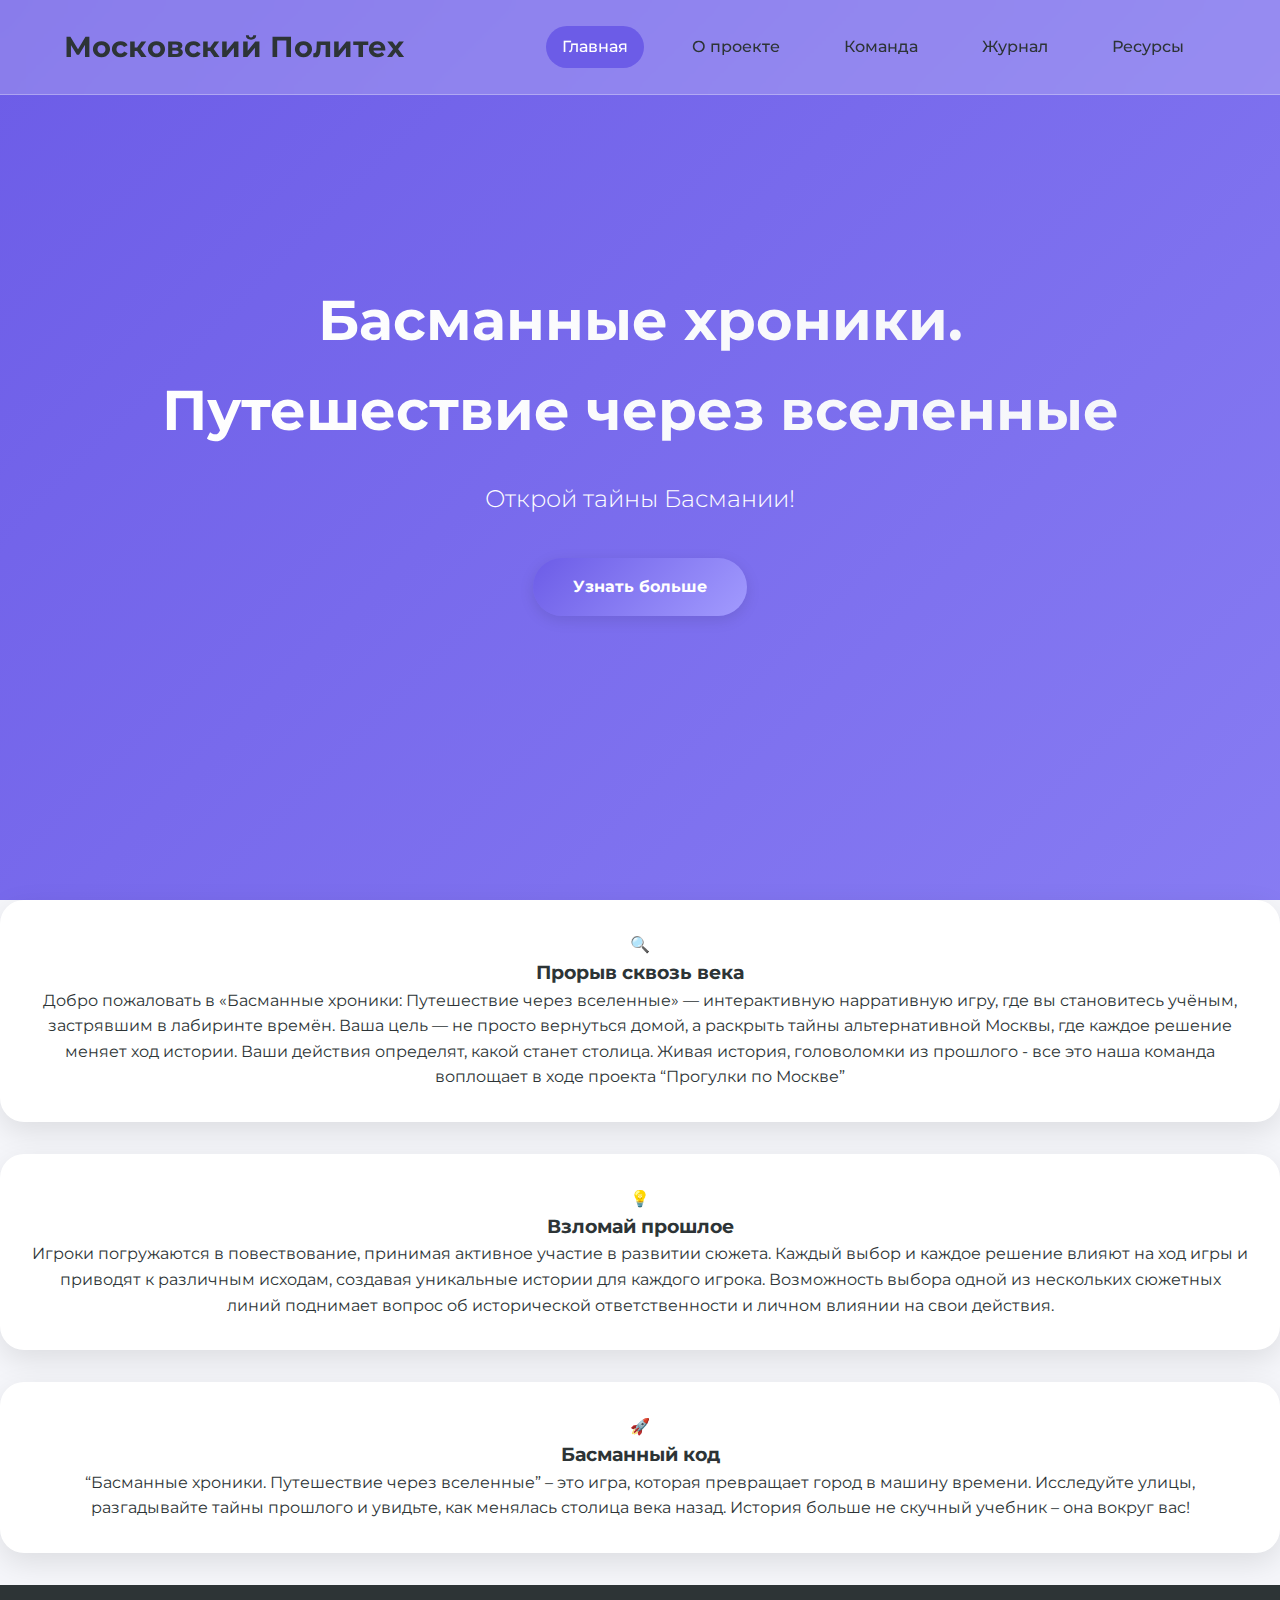
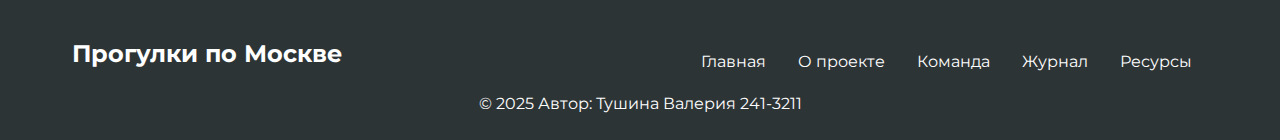
<file: site/index.html>
<!DOCTYPE html>
<html lang="ru">
<head>
    <meta charset="UTF-8">
    <meta name="viewport" content="width=device-width, initial-scale=1.0">
    <title>Басманные хроники. Путешествие через вселенные</title>
    <link rel="stylesheet" href="css/style.css">
    <link rel="stylesheet" href="css/animations.css">
    <link href="https://fonts.googleapis.com/css2?family=Montserrat:wght@400;700&family=Roboto:wght@300;400&display=swap" rel="stylesheet">
</head>
<body>
    <div class="particles" id="particles-js"></div>
    
    <header class="glass-effect">
        <div class="logo">Московский Политех</div>
        <nav>
            <a href="index.html" class="nav-link active">Главная</a>
            <a href="about.html" class="nav-link">О проекте</a>
            <a href="team.html" class="nav-link">Команда</a>
            <a href="journal.html" class="nav-link">Журнал</a>
            <a href="resources.html" class="nav-link">Ресурсы</a>
        </nav>
    </header>

    <main>
        <section class="hero">
            <h1 class="title-gradient">Басманные хроники. Путешествие через вселенные</h1>
            <p class="subtitle">Открой тайны Басмании!</p>
            <a href="#about" class="cta-button">Узнать больше</a>
        </section>

        <section id="about" class="features">
            <div class="feature-card">
                <div class="icon">🔍</div>
                <h3>Прорыв сквозь века</h3>
                <p>Добро пожаловать в «Басманные хроники: Путешествие через вселенные» — интерактивную нарративную игру, где вы становитесь учёным, застрявшим в лабиринте времён. Ваша цель — не просто вернуться домой, а раскрыть тайны альтернативной Москвы, где каждое решение меняет ход истории. Ваши действия определят, какой станет столица. Живая история, головоломки из прошлого - все это наша команда воплощает в ходе проекта “Прогулки по Москве”</p>
            </div>
            <div class="feature-card">
                <div class="icon">💡</div>
                <h3>Взломай прошлое</h3>
                <p>Игроки погружаются в повествование, принимая активное участие в развитии сюжета. Каждый выбор и каждое решение влияют на ход игры и приводят к различным исходам, создавая уникальные истории для каждого игрока. Возможность выбора одной из нескольких сюжетных линий поднимает вопрос об исторической ответственности и личном влиянии на свои действия.</p>
            </div>
            <div class="feature-card">
                <div class="icon">🚀</div>
                <h3>Басманный код</h3>
                <p>“Басманные хроники. Путешествие через вселенные” – это игра, которая превращает город в машину времени. Исследуйте улицы, разгадывайте тайны прошлого и увидьте, как менялась столица века назад. История больше не скучный учебник – она вокруг вас!</p>
            </div>
        </section>
    </main>

    <footer class="footer">
        <div class="footer-content">
            <div class="footer-logo">Прогулки по Москве</div>
            <div class="footer-links">
                <a href="index.html">Главная</a>
                <a href="about.html">О проекте</a>
                <a href="team.html">Команда</a>
                <a href="journal.html">Журнал</a>
                <a href="resources.html">Ресурсы</a>
            </div>
        </div>
    
        <a class="footer-link" href="https://github.com/larettiee" target="_blank">
            
            &copy;
                
            2025
                
            Автор: Тушина Валерия 241-3211
        </a>
    </footer>

    <script src="js/particles.js"></script>
    <script src="js/main.js"></script>
</body>
</html>
</file>
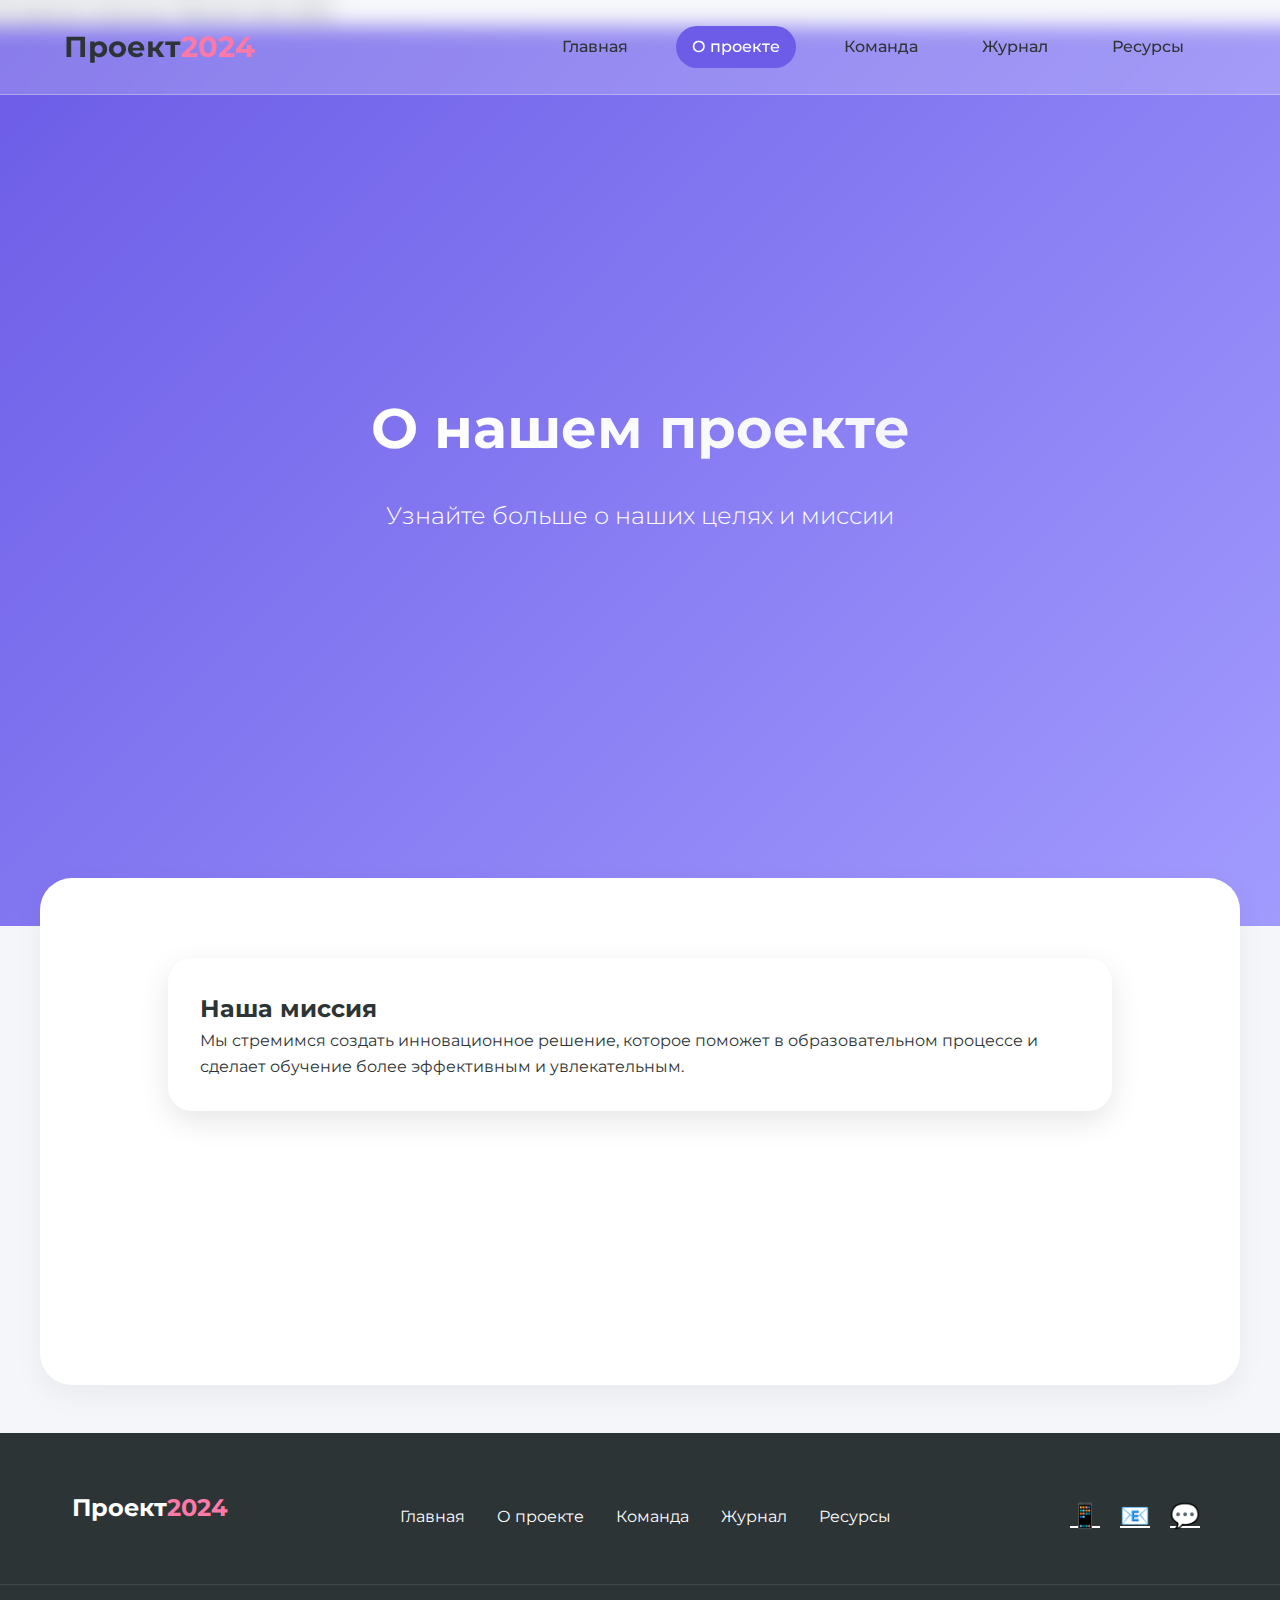
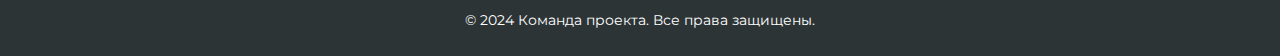
<file: site/about.html>
Создание страницы "Журнал" для сайта
<!DOCTYPE html>
<html lang="ru">
<head>
    <meta charset="UTF-8">
    <meta name="viewport" content="width=device-width, initial-scale=1.0">
    <title>Проектная деятельность - О проекте</title>
    <link rel="stylesheet" href="css/style.css">
    <link rel="stylesheet" href="css/animations.css">
    <link href="https://fonts.googleapis.com/css2?family=Montserrat:wght@400;700&family=Roboto:wght@300;400&display=swap" rel="stylesheet">
</head>
<body>
    <div class="particles" id="particles-js"></div>
    
    <header class="glass-effect">
        <div class="logo">Проект<span>2024</span></div>
        <nav>
            <a href="index.html" class="nav-link">Главная</a>
            <a href="about.html" class="nav-link active">О проекте</a>
            <a href="team.html" class="nav-link">Команда</a>
            <a href="journal.html" class="nav-link">Журнал</a>
            <a href="resources.html" class="nav-link">Ресурсы</a>
        </nav>
    </header>

    <main>
        <section class="page-hero" style="background: linear-gradient(135deg, #6c5ce7, #a29bfe)">
            <h1 class="title-gradient">О нашем проекте</h1>
            <p class="subtitle">Узнайте больше о наших целях и миссии</p>
        </section>

        <section class="content-section">
            <div class="about-card">
                <h2>Наша миссия</h2>
                <p>Мы стремимся создать инновационное решение, которое поможет в образовательном процессе и сделает обучение более эффективным и увлекательным.</p>
            </div>

            <div class="timeline">
                <div class="timeline-item">
                    <div class="timeline-date">Январь 2024</div>
                    <div class="timeline-content">
                        <h3>Начало проекта</h3>
                        <p>Формирование команды и постановка целей</p>
                    </div>
                </div>
                <div class="timeline-item">
                    <div class="timeline-date">Март 2024</div>
                    <div class="timeline-content">
                        <h3>Исследовательская фаза</h3>
                        <p>Проведение анализа и сбор данных</p>
                    </div>
                </div>
            </div>
        </section>
    </main>

    <footer class="footer">
        <div class="footer-content">
            <div class="footer-logo">Проект<span>2024</span></div>
            <div class="footer-links">
                <a href="index.html">Главная</a>
                <a href="about.html">О проекте</a>
                <a href="team.html">Команда</a>
                <a href="journal.html">Журнал</a>
                <a href="resources.html">Ресурсы</a>
            </div>
            <div class="footer-social">
                <a href="#" class="social-icon">📱</a>
                <a href="#" class="social-icon">📧</a>
                <a href="#" class="social-icon">💬</a>
            </div>
        </div>
        <div class="footer-copyright">
            <p>© 2024 Команда проекта. Все права защищены.</p>
        </div>
    </footer>

    <script src="js/particles.js"></script>
    <script src="js/main.js"></script>
</body>
</html>
</file>
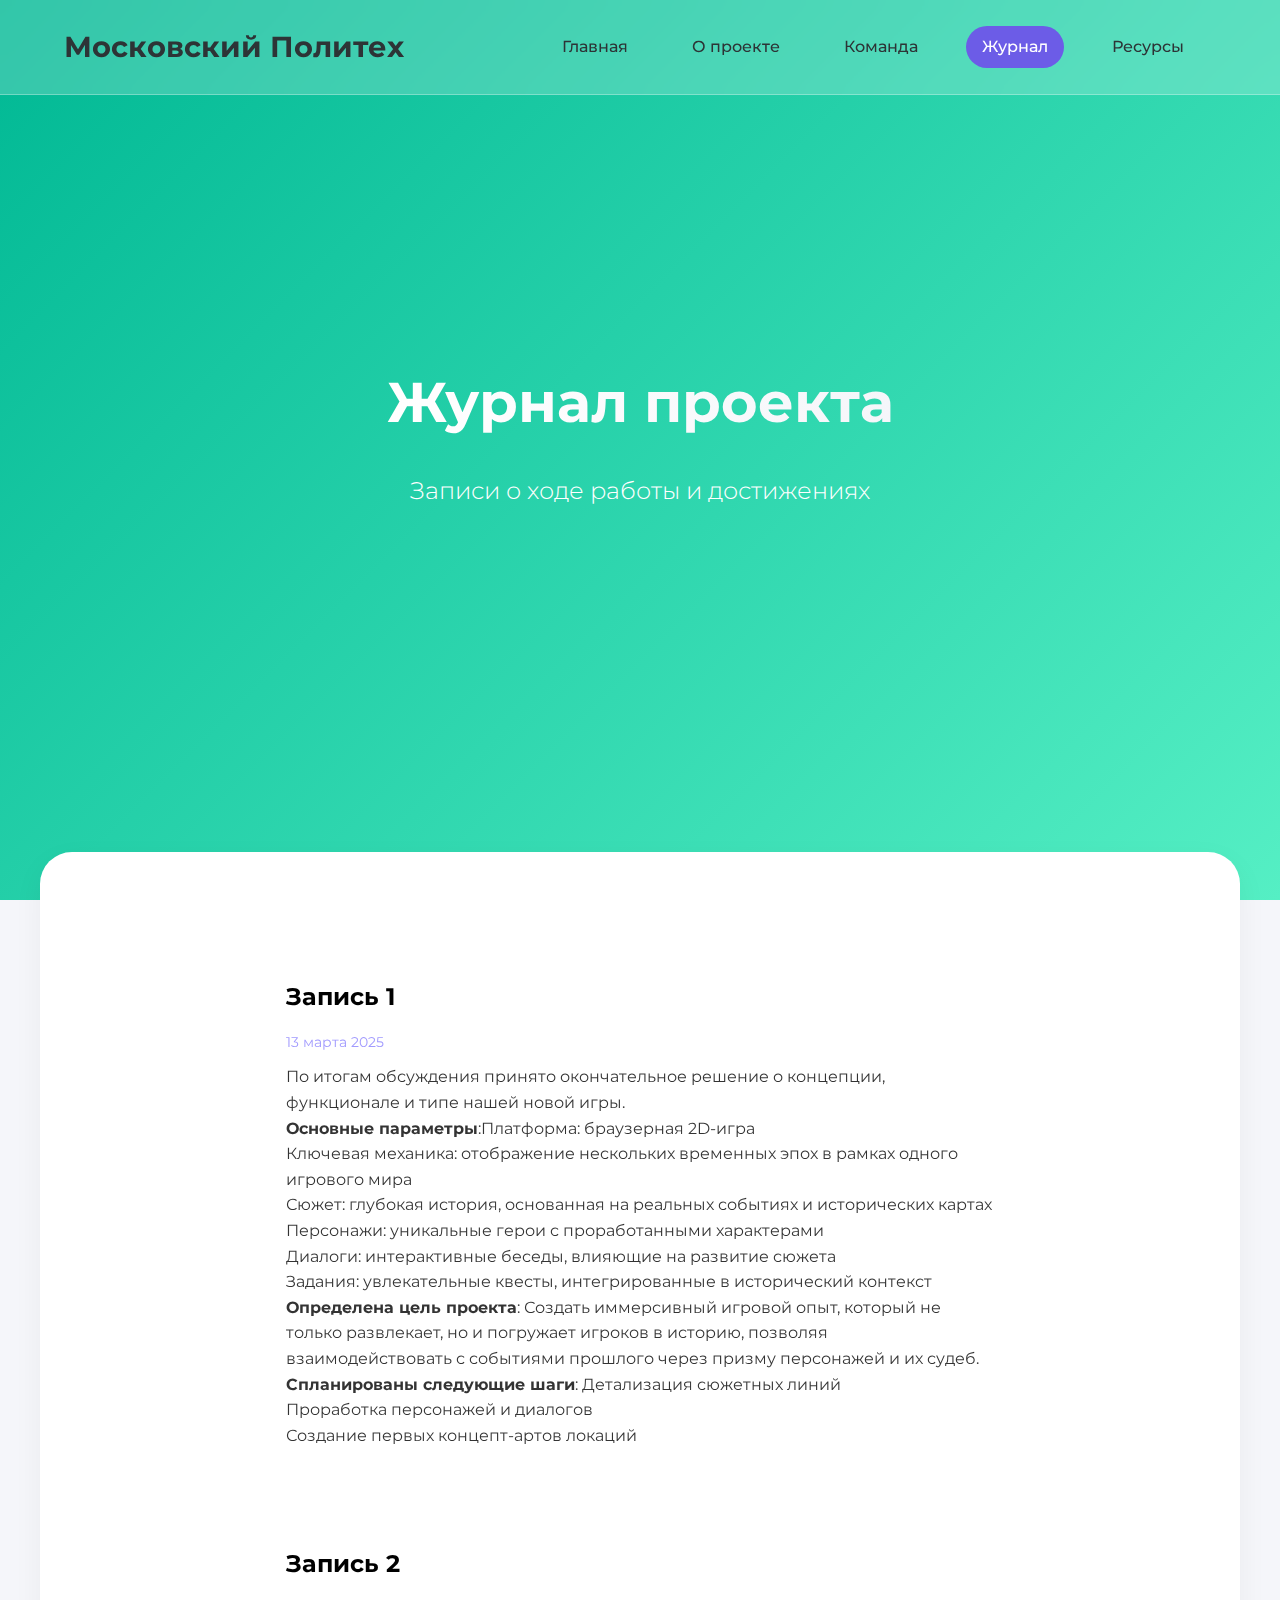
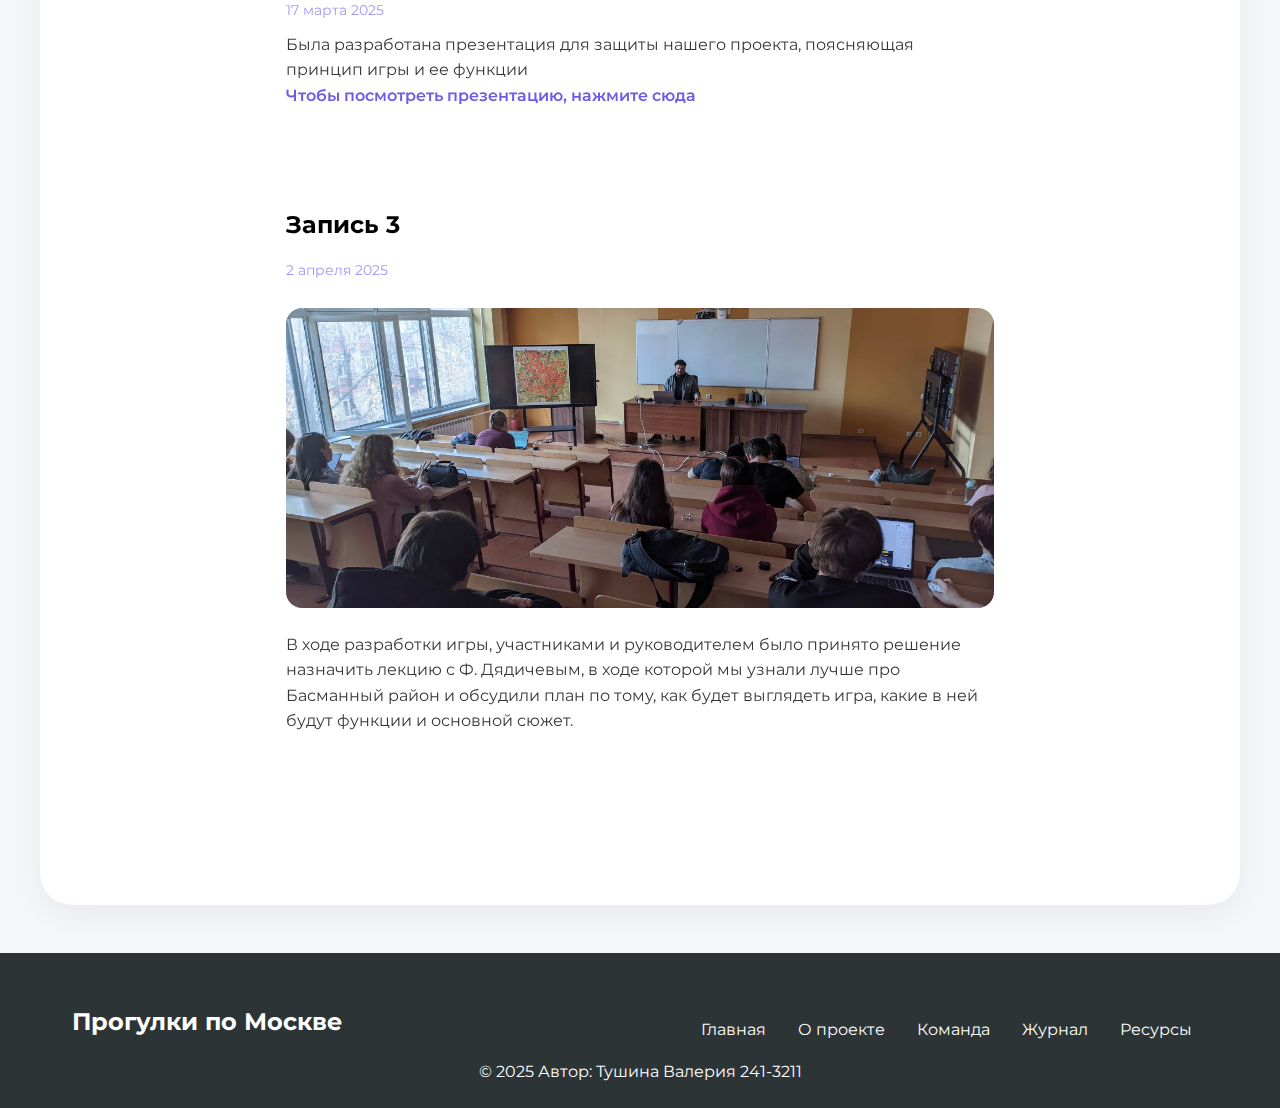
<file: site/journal.html>
<!DOCTYPE html>
<html lang="ru">
<head>
    <meta charset="UTF-8">
    <meta name="viewport" content="width=device-width, initial-scale=1.0">
    <title>Проектная деятельность - Журнал</title>
    <link rel="stylesheet" href="css/style.css">
    <link rel="stylesheet" href="css/animations.css">
    <link href="https://fonts.googleapis.com/css2?family=Montserrat:wght@400;700&family=Roboto:wght@300;400&display=swap" rel="stylesheet">
</head>
<body>
    <div class="particles" id="particles-js"></div>
    
    <header class="glass-effect">
        <div class="logo">Московский Политех</div>
        <nav>
            <a href="index.html" class="nav-link">Главная</a>
            <a href="about.html" class="nav-link">О проекте</a>
            <a href="team.html" class="nav-link">Команда</a>
            <a href="journal.html" class="nav-link active">Журнал</a>
            <a href="resources.html" class="nav-link">Ресурсы</a>
        </nav>
    </header>

    <main>
        <section class="page-hero" style="background: linear-gradient(135deg, #00b894, #55efc4)">
            <h1 class="title-gradient">Журнал проекта</h1>
            <p class="subtitle">Записи о ходе работы и достижениях</p>
        </section>

        <section class="content-section">
            <div class="journal-container">
                <div class="journal-card glass-effect">
                 <h2 class="journal-title">Запись 1</h2>
                    <div class="journal-date">13 марта 2025</div>
                    <div class="journal-content">
                        <p>По итогам обсуждения принято окончательное решение о концепции, функционале и типе нашей новой игры.</p>
                        <p><strong>Основные параметры</strong>:Платформа: браузерная 2D-игра</p>
                        <p>Ключевая механика: отображение нескольких временных эпох в рамках одного игрового мира</p>
                        <p>Сюжет: глубокая история, основанная на реальных событиях и исторических картах</p>
                        <p>Персонажи: уникальные герои с проработанными характерами</p>
                        <p>Диалоги: интерактивные беседы, влияющие на развитие сюжета</p>
                        <p>Задания: увлекательные квесты, интегрированные в исторический контекст</p>
                        <p><strong>Определена цель проекта</strong>:
                        Создать иммерсивный игровой опыт, который не только развлекает, но и погружает игроков в историю, позволяя взаимодействовать с событиями прошлого через призму персонажей и их судеб.</p>
                        <p><strong>Спланированы следующие шаги</strong>:
                        Детализация сюжетных линий</p>
                        <p>Проработка персонажей и диалогов</p>
                        <p>Создание первых концепт-артов локаций</p>
                    </div>
                </div>

 
                <div class="journal-card glass-effect">
                 <h2 class="journal-title">Запись 2</h2>
                    <div class="journal-date">17 марта 2025</div>
                    <div class="journal-content">
                        <p>Была разработана презентация для защиты нашего проекта, поясняющая принцип игры и ее функции</p>
                        <p><a class= "resource-link" href="https://docs.google.com/presentation/d/1s6MmWH5EbMbl43008VxYyH9TLlCW8Xa0NFl6NJ9UGJ4/edit?usp=sharing" title="Презентация для защиты">Чтобы посмотреть презентацию, нажмите сюда</a></p>
                    </div>
                </div>

                <!-- Карточка записи 3 -->
                <div class="journal-card glass-effect">
                 <h2 class="journal-title">Запись 3</h2>
                    <div class="journal-date">2 апреля 2025</div>
                    <div class="journal-content">
                        <img src="pics/lection.jpg" alt="Лекция" class="post-image">
                        <p>В ходе разработки игры, участниками и руководителем было принято решение назначить лекцию с Ф. Дядичевым, в ходе которой мы узнали лучше про Басманный район и обсудили план по тому, как будет выглядеть игра, какие в ней будут функции и основной сюжет.
                    </div>
                </div>
            </div>
        </section>
    </main>

    <footer class="footer">
        <div class="footer-content">
            <div class="footer-logo">Прогулки по Москве</div>
            <div class="footer-links">
                <a href="index.html">Главная</a>
                <a href="about.html">О проекте</a>
                <a href="team.html">Команда</a>
                <a href="journal.html">Журнал</a>
                <a href="resources.html">Ресурсы</a>
            </div>
        </div>
    
        <a class="footer-link" href="https://github.com/larettiee" target="_blank">
            
            &copy;
                
            2025
                
            Автор: Тушина Валерия 241-3211
        </a>
    </footer>

    <script src="js/particles.js"></script>
    <script src="js/main.js"></script>
</body>
</html>
</file>
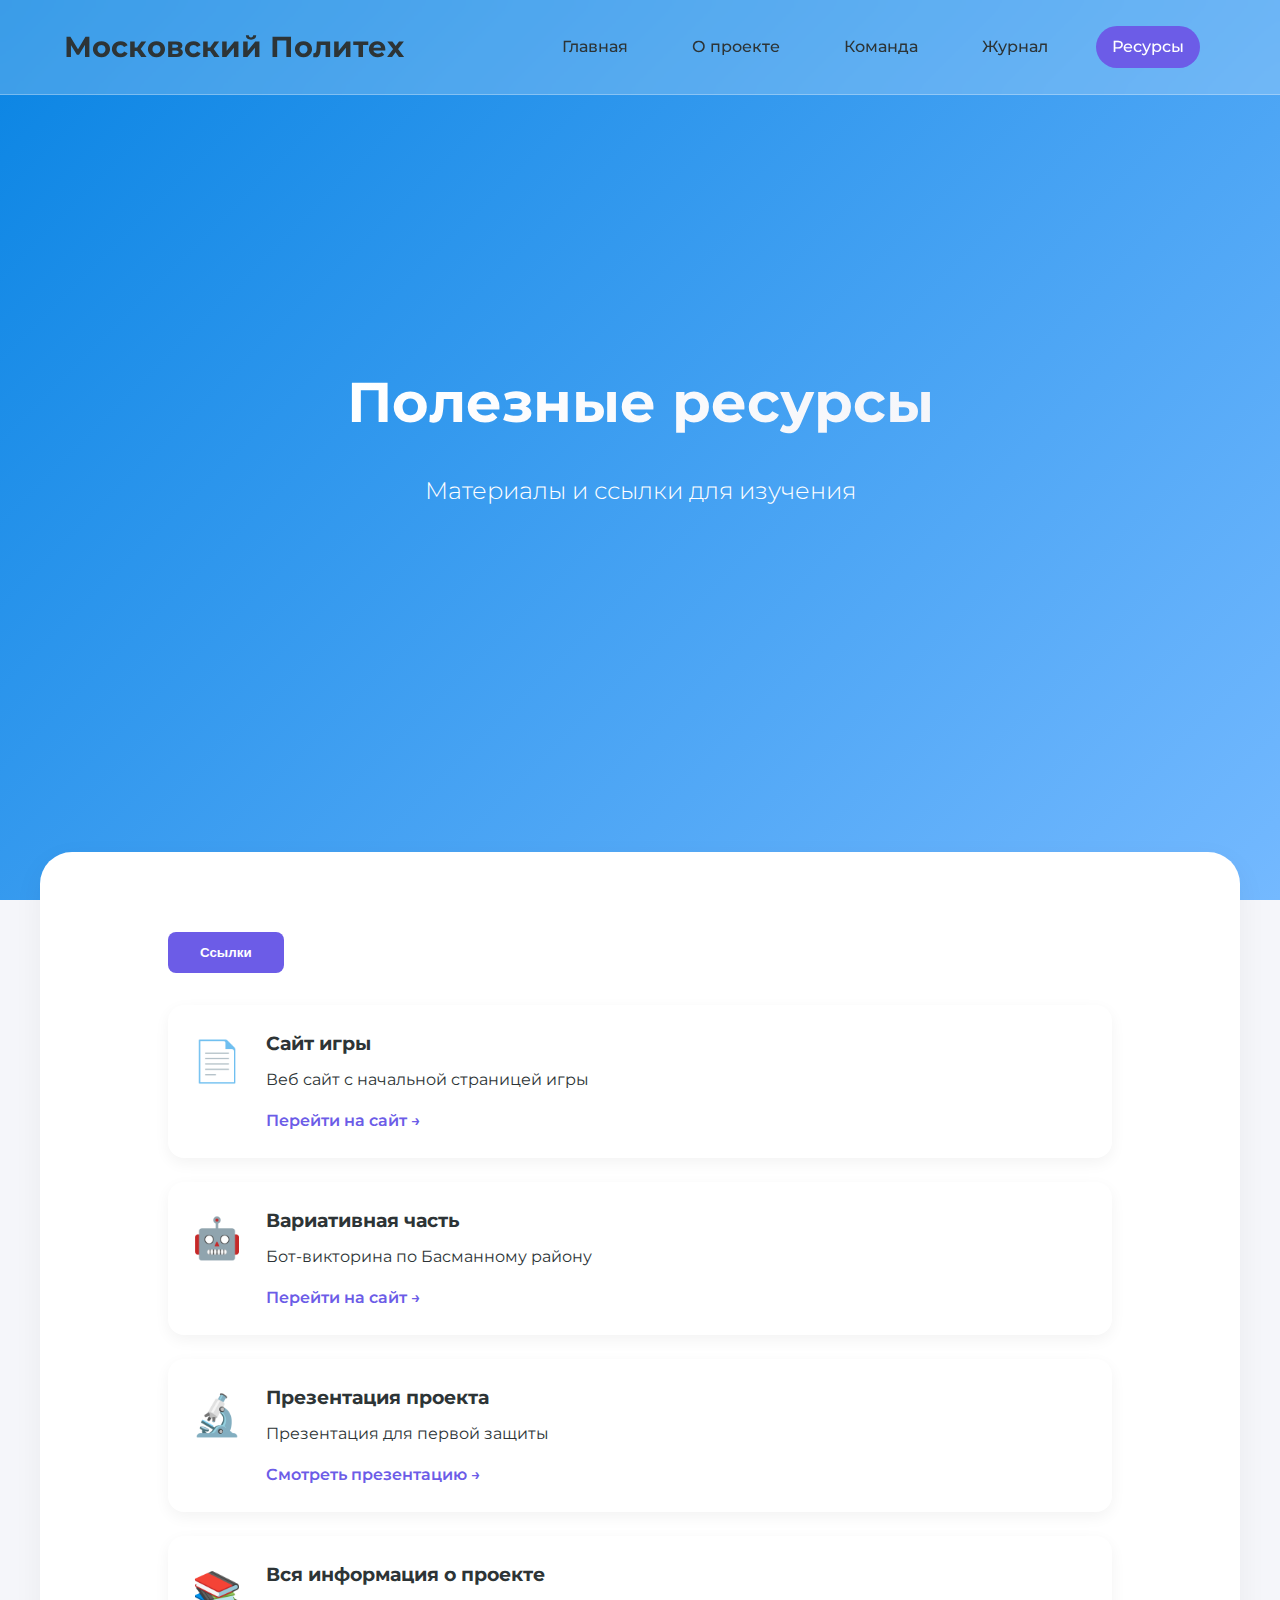
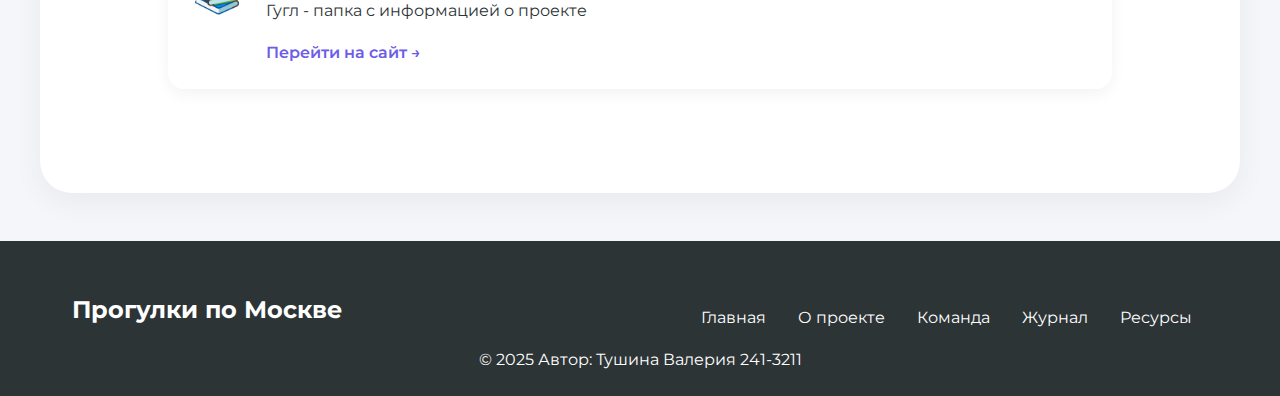
<file: site/resources.html>
<!DOCTYPE html>
<html lang="ru">
<head>
    <meta charset="UTF-8">
    <meta name="viewport" content="width=device-width, initial-scale=1.0">
    <title>Проектная деятельность - Ресурсы</title>
    <link rel="stylesheet" href="css/style.css">
    <link rel="stylesheet" href="css/animations.css">
    <link href="https://fonts.googleapis.com/css2?family=Montserrat:wght@400;700&family=Roboto:wght@300;400&display=swap" rel="stylesheet">
</head>
<body>
    <div class="particles" id="particles-js"></div>
    
    <header class="glass-effect">
        <div class="logo">Московский Политех</div>
        <nav>
            <a href="index.html" class="nav-link">Главная</a>
            <a href="about.html" class="nav-link">О проекте</a>
            <a href="team.html" class="nav-link">Команда</a>
            <a href="journal.html" class="nav-link">Журнал</a>
            <a href="resources.html" class="nav-link active">Ресурсы</a>
        </nav>
    </header>

    <main>
        <section class="page-hero" style="background: linear-gradient(135deg, #0984e3, #74b9ff)">
            <h1 class="title-gradient">Полезные ресурсы</h1>
            <p class="subtitle">Материалы и ссылки для изучения</p>
        </section>

        <section class="content-section">
            <div class="resources-tabs">
                <button class="tab-btn active" data-tab="articles">Ссылки</button>
            </div>

            <div class="resources-container">
                <div class="tab-content active" id="articles">
                    <div class="resource-card">
                        <div class="resource-icon">📄</div>
                        <div class="resource-info">
                            <h3>Сайт игры</h3>
                            <p class="resource-description">Веб сайт с начальной страницей игры</p>
                            <a href="https://earnest-dango-9ad8da.netlify.app/" class="resource-link" target="_blank">Перейти на сайт →</a>
                        </div>
                    </div>

                    <div class="resource-card">
                        <div class="resource-icon">🤖</div>
                        <div class="resource-info">
                            <h3>Вариативная часть</h3>
                            <p class="resource-description">Бот-викторина по Басманному району</p>
                            <a href="https://t.me/QuizBasmaniaBot" class="resource-link" target="_blank">Перейти на сайт →</a>
                        </div>
                    </div>

                    <div class="resource-card">
                        <div class="resource-icon">🔬</div>
                        <div class="resource-info">
                            <h3>Презентация проекта</h3>
                            <p class="resource-description">Презентация для первой защиты</p>
                            <a href="https://docs.google.com/presentation/d/1s6MmWH5EbMbl43008VxYyH9TLlCW8Xa0NFl6NJ9UGJ4/edit?usp=sharing" class="resource-link" target="_blank">Смотреть презентацию →</a>
                        </div>
                    </div>

                    <div class="resource-card">
                        <div class="resource-icon">📚</div>
                        <div class="resource-info">
                            <h3>Вся информация о проекте</h3>
                            <p class="resource-description">Гугл - папка с информацией о проекте</p>
                            <a href="https://drive.google.com/drive/folders/1cd0HWIwOvb-B2cSIlrh0DJ5uWmaeHJ3q" class="resource-link" target="_blank">Перейти на сайт →</a>
                        </div>
                    </div>

                </div>
            </div>
        </section>
    </main>

    <footer class="footer">
        <div class="footer-content">
            <div class="footer-logo">Прогулки по Москве</div>
            <div class="footer-links">
                <a href="index.html">Главная</a>
                <a href="about.html">О проекте</a>
                <a href="team.html">Команда</a>
                <a href="journal.html">Журнал</a>
                <a href="resources.html">Ресурсы</a>
            </div>
        </div>
    
        <a class="footer-link" href="https://github.com/larettiee" target="_blank">
            
            &copy;
                
            2025
                
            Автор: Тушина Валерия 241-3211
        </a>
    </footer>

    <script src="js/particles.js"></script>
    <script src="js/main.js"></script>
    <script>
        // Переключение вкладок ресурсов
        document.querySelectorAll('.tab-btn').forEach(btn => {
            btn.addEventListener('click', function() {
                // Удаляем активный класс у всех кнопок и вкладок
                document.querySelectorAll('.tab-btn').forEach(b => b.classList.remove('active'));
                document.querySelectorAll('.tab-content').forEach(c => c.classList.remove('active'));
                
                // Добавляем активный класс текущей кнопке
                this.classList.add('active');
                
                // Показываем соответствующую вкладку
                const tabId = this.getAttribute('data-tab');
                document.getElementById(tabId).classList.add('active');
            });
        });
    </script>
</body>
</html>
</file>
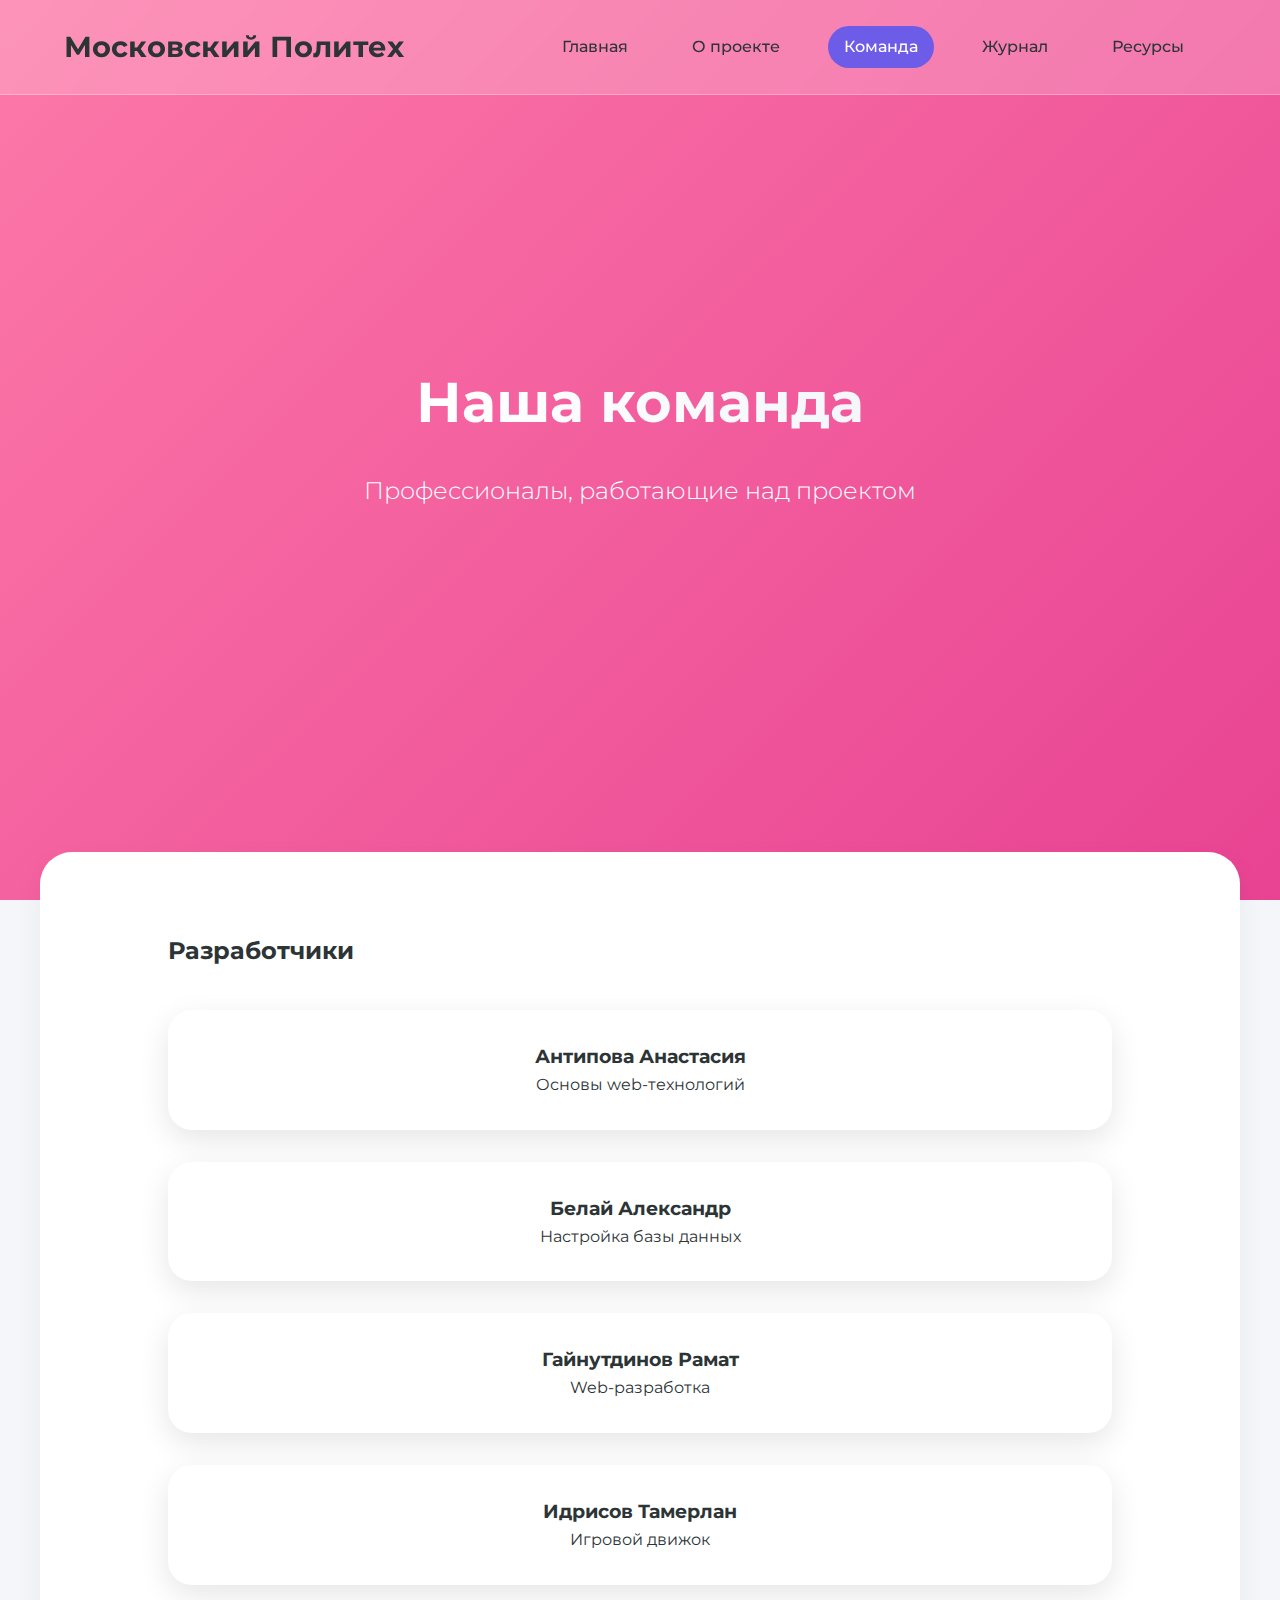
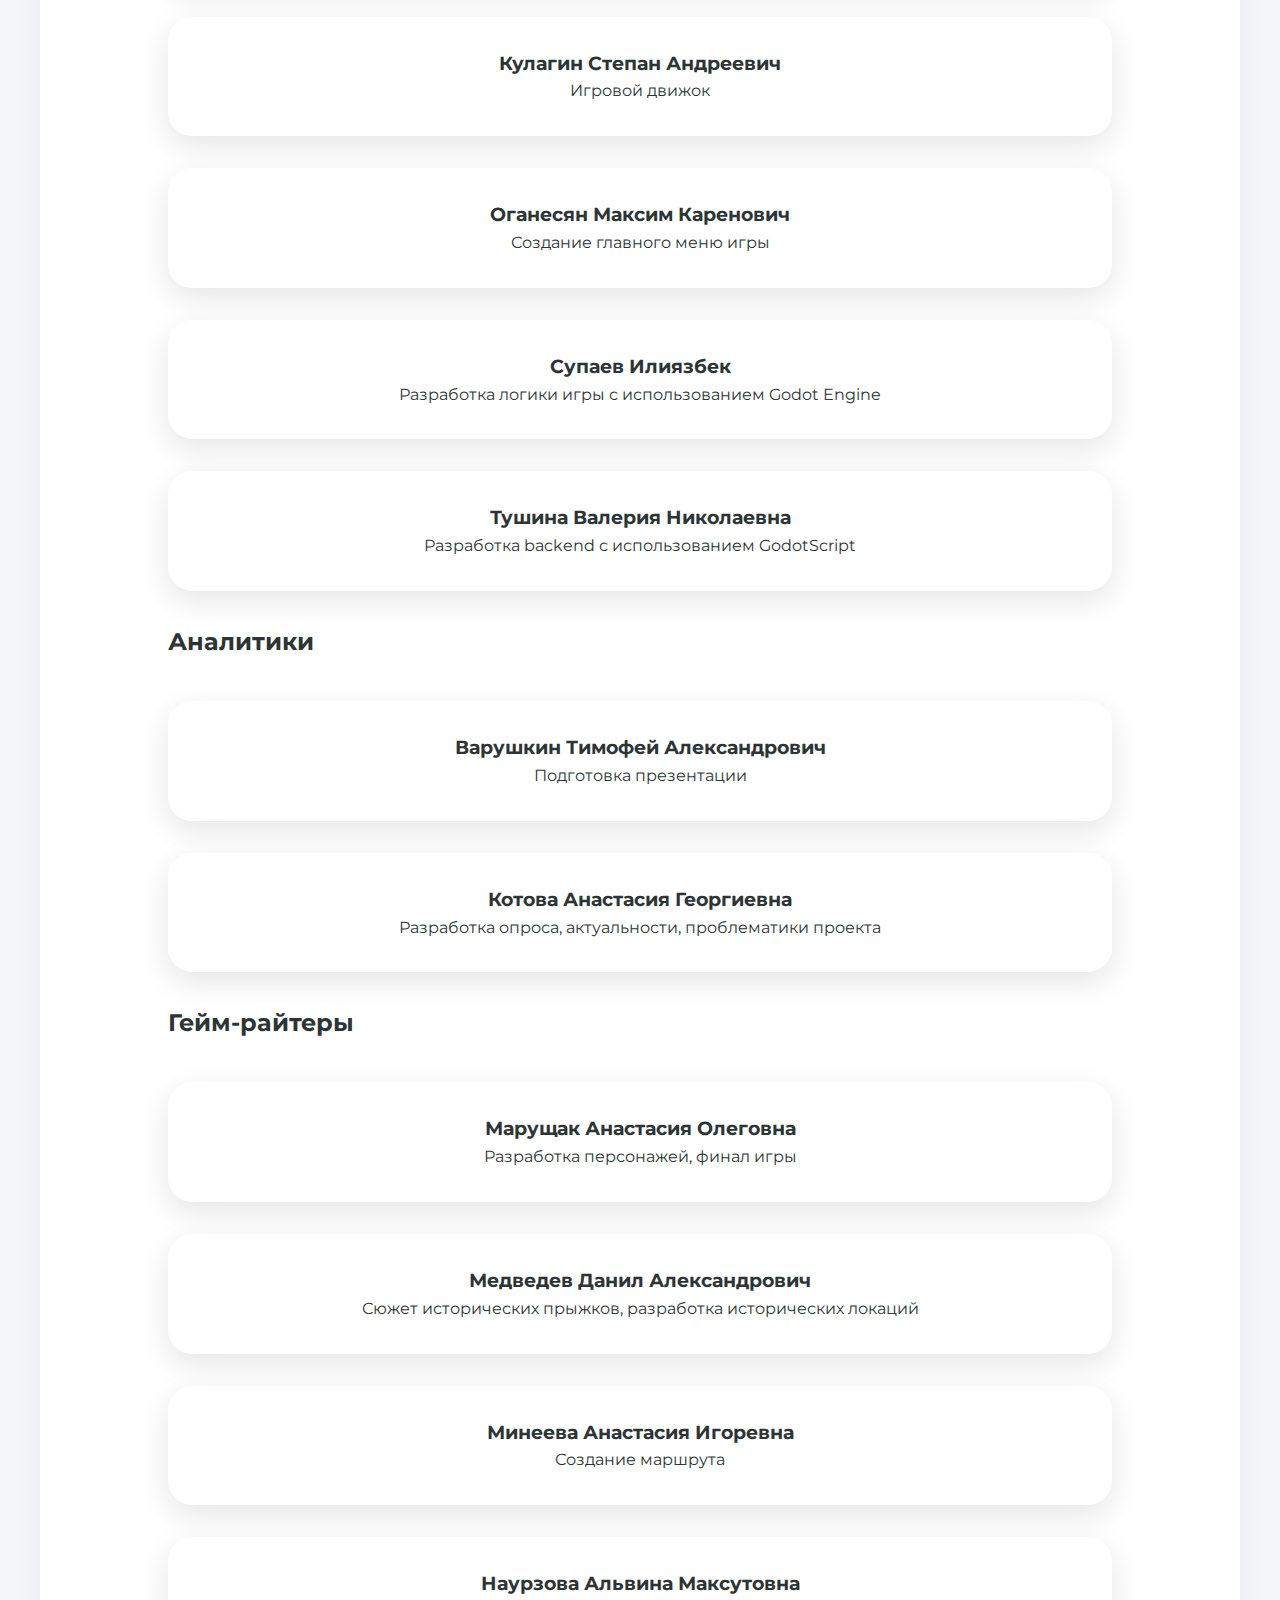
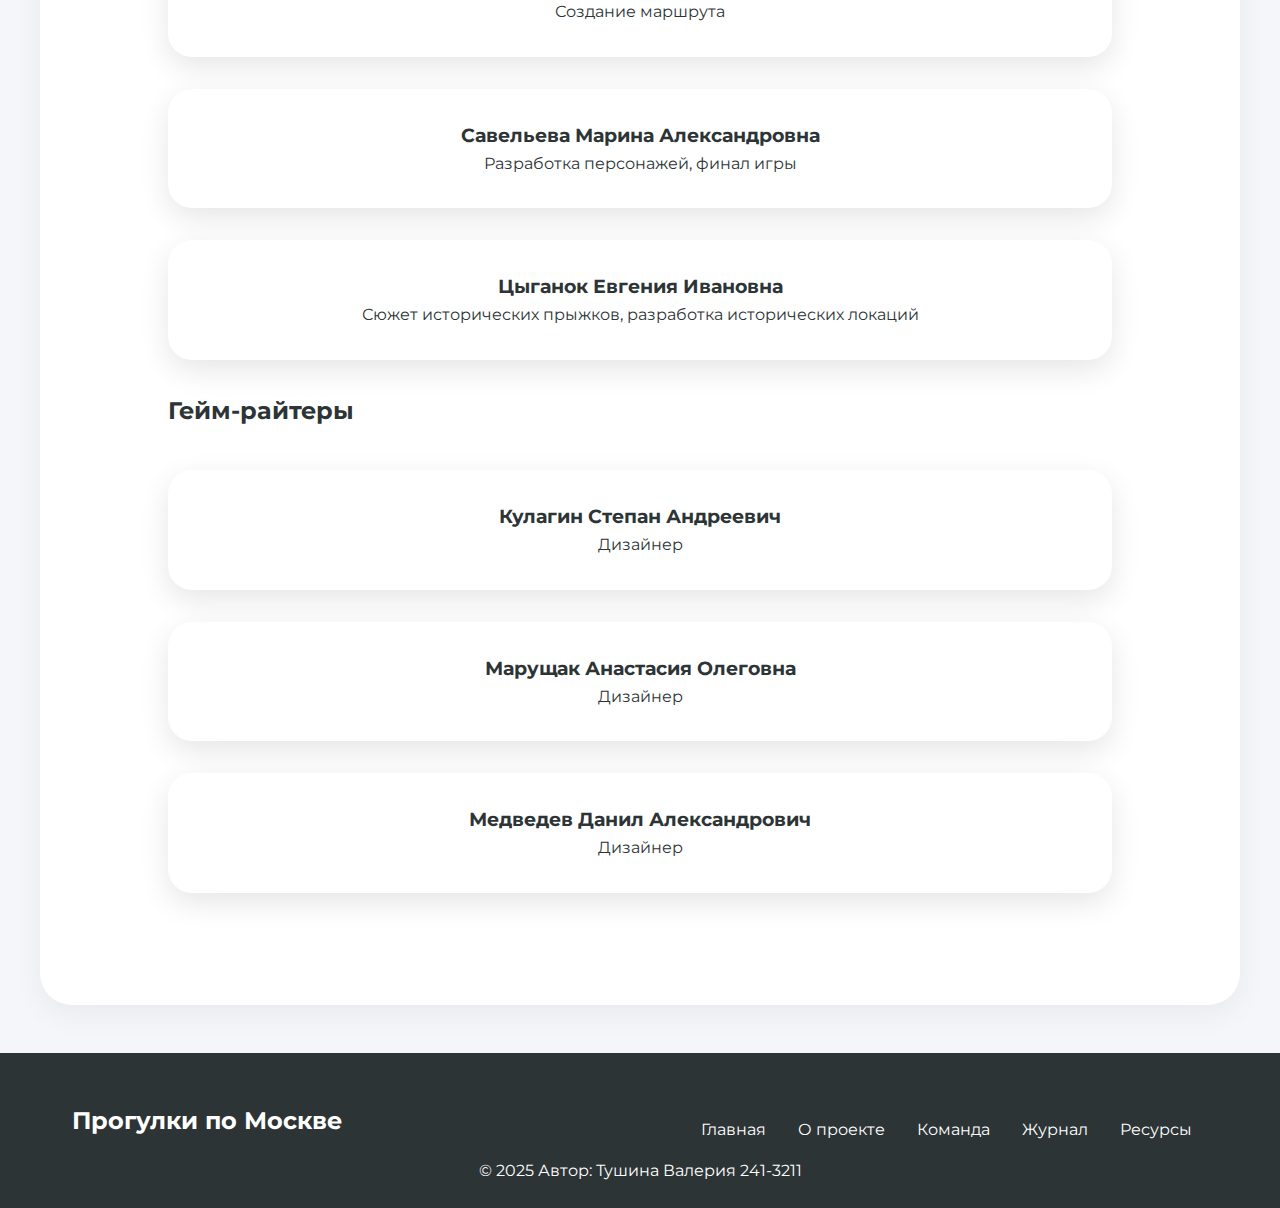
<file: site/team.html>
<!DOCTYPE html>
<html lang="ru">
<head>
    <meta charset="UTF-8">
    <meta name="viewport" content="width=device-width, initial-scale=1.0">
    <title>Проектная деятельность - Команда</title>
    <link rel="stylesheet" href="css/style.css">
    <link rel="stylesheet" href="css/animations.css">
    <link href="https://fonts.googleapis.com/css2?family=Montserrat:wght@400;700&family=Roboto:wght@300;400&display=swap" rel="stylesheet">
</head>
<body>
    <div class="particles" id="particles-js"></div>
    
    <header class="glass-effect">
        <div class="logo">Московский Политех</div>
        <nav>
            <a href="index.html" class="nav-link">Главная</a>
            <a href="about.html" class="nav-link">О проекте</a>
            <a href="team.html" class="nav-link active">Команда</a>
            <a href="journal.html" class="nav-link">Журнал</a>
            <a href="resources.html" class="nav-link">Ресурсы</a>
        </nav>
    </header>

    <main>
        <section class="page-hero" style="background: linear-gradient(135deg, #fd79a8, #e84393)">
            <h1 class="title-gradient">Наша команда</h1>
            <p class="subtitle">Профессионалы, работающие над проектом</p>
        </section>

        <section class="team-container content-section">
            <h2 class="section-title">Разработчики</h2>
            <div class="team-grid">
                <div class="team-card">
                    <div class="team-card-inner">
                        <div class="team-card-front">
                            <h3>Антипова Анастасия</h3>
                        </div>
                        <div class="team-card-back">
                            <p>Основы web-технологий</p>
                        </div>
                    </div>
                </div>
                
                <div class="team-card">
                    <div class="team-card-inner">
                        <div class="team-card-front">
                            <h3>Белай Александр</h3>
                        </div>
                        <div class="team-card-back">
                            <p>Настройка базы данных</p>
                        </div>
                    </div>
                </div>
                
                <div class="team-card">
                    <div class="team-card-inner">
                        <div class="team-card-front">
                            <h3>Гайнутдинов Рамат</h3>
                        </div>
                        <div class="team-card-back">
                            <p>Web-разработка</p>
                        </div>
                    </div>
                </div>
                
                <div class="team-card">
                    <div class="team-card-inner">
                        <div class="team-card-front">
                            <h3>Идрисов Тамерлан</h3>
                        </div>
                        <div class="team-card-back">
                            <p>Игровой движок</p>
                        </div>
                    </div>
                </div>
                
                <div class="team-card">
                    <div class="team-card-inner">
                        <div class="team-card-front">
                            <h3>Кулагин Степан Андреевич</h3>
                        </div>
                        <div class="team-card-back">
                            <p>Игровой движок</p>
                        </div>
                    </div>
                </div>

                <div class="team-card">
                    <div class="team-card-inner">
                        <div class="team-card-front">
                            <h3>Оганесян Максим Каренович</h3>
                        </div>
                        <div class="team-card-back">
                            <p>Создание главного меню игры</p>
                        </div>
                    </div>
                </div>

                <div class="team-card">
                    <div class="team-card-inner">
                        <div class="team-card-front">
                            <h3>Супаев Илиязбек</h3>
                        </div>
                        <div class="team-card-back">
                            <p>Разработка логики игры с использованием Godot Engine</p>
                        </div>
                    </div>
                </div>

                <div class="team-card">
                    <div class="team-card-inner">
                        <div class="team-card-front">
                            <h3>Тушина Валерия Николаевна</h3>
                        </div>
                        <div class="team-card-back">
                            <p>Разработка backend с использованием GodotScript</p>
                        </div>
                    </div>
                </div>
            </div>

            <h2 class="section-title">Аналитики</h2>
            <div class="team-grid">
                <div class="team-card">
                    <div class="team-card-inner">
                        <div class="team-card-front">
                            <h3>Варушкин Тимофей Александрович</h3>
                        </div>
                        <div class="team-card-back">
                            <p>Подготовка презентации</p>
                        </div>
                    </div>
                </div>
                
                <div class="team-card">
                    <div class="team-card-inner">
                        <div class="team-card-front">
                            <h3>Котова Анастасия Георгиевна</h3>
                        </div>
                        <div class="team-card-back">
                            <p>Разработка опроса, актуальности, проблематики проекта</p>
                        </div>
                    </div>
                </div>

            <h2 class="section-title">Гейм-райтеры</h2>
            <div class="team-grid">
                <div class="team-card">
                    <div class="team-card-inner">
                        <div class="team-card-front">
                            <h3>Марущак Анастасия Олеговна</h3>
                        </div>
                        <div class="team-card-back">
                            <p>Разработка персонажей, финал игры</p>
                        </div>
                    </div>
                </div>

                <div class="team-card">
                    <div class="team-card-inner">
                        <div class="team-card-front">
                            <h3>Медведев Данил Александрович</h3>
                        </div>
                        <div class="team-card-back">
                            <p>Сюжет исторических прыжков, разработка исторических локаций</p>
                        </div>
                    </div>
                </div>

                <div class="team-card">
                    <div class="team-card-inner">
                        <div class="team-card-front">
                            <h3>Минеева Анастасия Игоревна</h3>
                        </div>
                        <div class="team-card-back">
                            <p>Создание маршрута</p>
                        </div>
                    </div>
                </div>

                <div class="team-card">
                    <div class="team-card-inner">
                        <div class="team-card-front">
                            <h3>Наурзова Альвина Максутовна</h3>
                        </div>
                        <div class="team-card-back">
                            <p>Создание маршрута</p>
                        </div>
                    </div>
                </div>

                <div class="team-card">
                    <div class="team-card-inner">
                        <div class="team-card-front">
                            <h3>Савельева Марина Александровна</h3>
                        </div>
                        <div class="team-card-back">
                            <p>Разработка персонажей, финал игры</p>
                        </div>
                    </div>
                </div>

                <div class="team-card">
                    <div class="team-card-inner">
                        <div class="team-card-front">
                            <h3>Цыганок Евгения Ивановна</h3>
                        </div>
                        <div class="team-card-back">
                            <p>Сюжет исторических прыжков, разработка исторических локаций</p>
                        </div>
                    </div>
                </div>
            </div>

            <h2 class="section-title">Гейм-райтеры</h2>
            <div class="team-grid">
                <div class="team-card">
                    <div class="team-card-inner">
                        <div class="team-card-front">
                            <h3>Кулагин Степан Андреевич</h3>
                        </div>
                        <div class="team-card-back">
                            <p>Дизайнер</p>
                        </div>
                    </div>
                </div>

                <div class="team-card">
                    <div class="team-card-inner">
                        <div class="team-card-front">
                            <h3>Марущак Анастасия Олеговна</h3>
                        </div>
                        <div class="team-card-back">
                            <p>Дизайнер</p>
                        </div>
                    </div>
                </div>

                <div class="team-card">
                    <div class="team-card-inner">
                        <div class="team-card-front">
                            <h3>Медведев Данил Александрович</h3>
                        </div>
                        <div class="team-card-back">
                            <p>Дизайнер</p>
                        </div>
                    </div>
                </div>
            </div>
        </section>
    </main>

    <footer class="footer">
        <div class="footer-content">
            <div class="footer-logo">Прогулки по Москве</div>
            <div class="footer-links">
                <a href="index.html">Главная</a>
                <a href="about.html">О проекте</a>
                <a href="team.html">Команда</a>
                <a href="journal.html">Журнал</a>
                <a href="resources.html">Ресурсы</a>
            </div>
        </div>
    
        <a class="footer-link" href="https://github.com/larettiee" target="_blank">
            
            &copy;
                
            2025
                
            Автор: Тушина Валерия 241-3211
        </a>
    </footer>

    <script src="js/particles.js"></script>
    <script src="js/main.js"></script>
</body>
</html>
</file>
<file: site/css/style.css>
:root {
    --primary: #6c5ce7;
    --secondary: #a29bfe;
    --accent: #fd79a8;
    --dark: #2d3436;
    --light: #f5f6fa;
    --gradient: linear-gradient(135deg, var(--primary), var(--secondary));
}

* {
    margin: 0;
    padding: 0;
    box-sizing: border-box;
}

body {
    font-family: 'Montserrat', sans-serif;
    background-color: var(--light);
    color: var(--dark);
    line-height: 1.6;
}

/* Header styles */
.glass-effect {
    background: rgba(255, 255, 255, 0.2);
    backdrop-filter: blur(10px);
    -webkit-backdrop-filter: blur(10px);
    border-bottom: 1px solid rgba(255, 255, 255, 0.3);
}

header {
    display: flex;
    justify-content: space-between;
    align-items: center;
    padding: 1.5rem 5%;
    position: fixed;
    width: 100%;
    top: 0;
    z-index: 1000;
}

.logo {
    font-size: 1.8rem;
    font-weight: 700;
    color: var(--dark);
}

.logo span {
    color: var(--accent);
}

nav {
    display: flex;
}

.nav-link {
    color: var(--dark);
    text-decoration: none;
    margin: 0 1rem;
    padding: 0.5rem 1rem;
    border-radius: 2rem;
    transition: all 0.3s ease;
    font-weight: 500;
}

.nav-link:hover {
    background: var(--primary);
    color: white;
}

.nav-link.active {
    background: var(--primary);
    color: white;
}
.footer .footer-link {
    color: white;
    text-decoration: none;
    transition: all 0.3s ease;
}

.footer .footer-link:hover {
    color: var(--primary);
}

.section-title {
    margin-bottom: 2.5rem; /* Большой отступ снизу заголовка */
}

/* Hero section */
.hero, .page-hero {
    height: 100vh;
    display: flex;
    flex-direction: column;
    justify-content: center;
    align-items: center;
    text-align: center;
    padding: 0 10%;
    position: relative;
    color: white;
}

.hero::before, .page-hero::before {
    content: '';
    position: absolute;
    top: 0;
    left: 0;
    width: 100%;
    height: 100%;
    background: var(--gradient);
    z-index: -1;
    animation: gradientShift 15s ease infinite;
    background-size: 200% 200%;
}

.title-gradient {
    font-size: 3.5rem;
    margin-bottom: 1.5rem;
    background: linear-gradient(to right, white, #f5f6fa);
    -webkit-background-clip: text;
    background-clip: text;
    color: transparent;
}

.subtitle {
    font-size: 1.5rem;
    margin-bottom: 2rem;
    font-weight: 300;
}

/* Content sections */
.content-section {
    padding: 5rem 10%;
    background: white;
    border-radius: 2rem;
    margin: -3rem auto 3rem;
    position: relative;
    box-shadow: 0 10px 30px rgba(0,0,0,0.05);
    max-width: 1200px;
}

/* Cards */
.card, .feature-card, .team-card, .about-card {
    background: white;
    border-radius: 1.5rem;
    padding: 2rem;
    box-shadow: 0 10px 30px rgba(0,0,0,0.1);
    transition: all 0.3s ease;
    margin-bottom: 2rem;
}

.feature-card {
    text-align: center;
}

.feature-icon {
    font-size: 3rem;
    margin-bottom: 1rem;
}

.team-card {
    text-align: center;
}

.member-photo {
    width: 150px;
    height: 150px;
    border-radius: 50%;
    margin: 0 auto 1.5rem;
    background-size: cover;
    background-position: center;
    border: 3px solid var(--primary);
}

.position {
    color: var(--primary);
    font-weight: 600;
    margin-bottom: 1rem;
}

.skill-tag {
    display: inline-block;
    background: var(--secondary);
    color: white;
    padding: 0.3rem 0.8rem;
    border-radius: 1rem;
    margin: 0.3rem;
    font-size: 0.8rem;
}

/* Buttons */
.cta-button, .btn {
    display: inline-block;
    background: var(--gradient);
    color: white;
    padding: 1rem 2.5rem;
    border-radius: 2rem;
    text-decoration: none;
    font-weight: bold;
    transition: all 0.3s ease;
    box-shadow: 0 4px 15px rgba(0,0,0,0.1);
    margin: 0.5rem;
    border: none;
    cursor: pointer;
    font-size: 1rem;
}

.cta-button:hover, .btn:hover {
    transform: translateY(-5px);
    box-shadow: 0 10px 20px rgba(0,0,0,0.2);
}

.cta-button.secondary {
    background: white;
    color: var(--primary);
}

/* Footer */
.footer {
    background: var(--dark);
    color: white;
    padding: 3rem 0 1.5rem;
    text-align: center;
}

.footer-content {
    max-width: 1200px;
    margin: 0 auto;
    padding: 0 2rem;
    display: flex;
    flex-wrap: wrap;
    justify-content: space-between;
    align-items: center;
}

.footer-logo {
    font-size: 1.5rem;
    font-weight: 700;
    margin-bottom: 1rem;
}

.footer-logo span {
    color: var(--accent);
}

.footer-links {
    display: flex;
    flex-wrap: wrap;
    justify-content: center;
    margin: 1rem 0;
}

.footer-links a {
    color: white;
    text-decoration: none;
    margin: 0 1rem;
    transition: color 0.3s ease;
}

.footer-links a:hover {
    color: var(--secondary);
}

.footer-social {
    margin: 1rem 0;
}

.social-icon {
    color: white;
    font-size: 1.5rem;
    margin: 0 0.5rem;
    transition: transform 0.3s ease;
    display: inline-block;
}

.social-icon:hover {
    transform: translateY(-5px);
}

.footer-copyright {
    margin-top: 2rem;
    padding-top: 1.5rem;
    border-top: 1px solid rgba(255,255,255,0.1);
    font-size: 0.9rem;
}

/* Animations */
@keyframes gradientShift {
    0% { background-position: 0% 50%; }
    50% { background-position: 100% 50%; }
    100% { background-position: 0% 50%; }
}


.feature-card, .team-card {
    animation: float 6s ease-in-out infinite;
}

.feature-card:nth-child(2), .team-card:nth-child(2) {
    animation-delay: 0.3s;
}

.feature-card:nth-child(3), .team-card:nth-child(3) {
    animation-delay: 0.6s;
}

/* Responsive design */
@media (max-width: 768px) {
    header {
        flex-direction: column;
        padding: 1rem;
    }

    nav {
        margin-top: 1rem;
        flex-wrap: wrap;
        justify-content: center;
    }

    .nav-link {
        margin: 0.3rem;
        padding: 0.3rem 0.8rem;
        font-size: 0.9rem;
    }

    .title-gradient {
        font-size: 2.5rem;
    }

    .subtitle {
        font-size: 1.2rem;
    }

    .content-section {
        padding: 3rem 1.5rem;
        margin: -5rem auto 2rem;
    }

    .footer-content {
        flex-direction: column;
    }

    .footer-links {
        flex-direction: column;
    }

    .footer-links a {
        margin: 0.5rem 0;
    }
}
/* Стили для страницы журнала */
.journal-filters {
    display: flex;
    gap: 1rem;
    margin-bottom: 2rem;
    flex-wrap: wrap;
}

.filter-btn {
    background: white;
    border: 2px solid var(--primary);
    color: var(--primary);
    padding: 0.5rem 1.5rem;
    border-radius: 2rem;
    cursor: pointer;
    transition: all 0.3s ease;
    font-weight: 600;
}

.filter-btn.active, .filter-btn:hover {
    background: var(--primary);
    color: white;
}

.journal-posts {
    display: flex;
    flex-direction: column;
    gap: 2rem;
}

.post-card {
    background: white;
    border-radius: 1.5rem;
    padding: 2rem;
    box-shadow: 0 5px 20px rgba(0,0,0,0.05);
    transition: all 0.3s ease;
}

.post-card:hover {
    transform: translateY(-5px);
    box-shadow: 0 10px 30px rgba(0,0,0,0.1);
}

.post-date {
    color: var(--accent);
    font-weight: 600;
    margin-bottom: 0.5rem;
}

.post-title {
    color: var(--dark);
    margin-bottom: 1rem;
}

.post-image {
    width: 100%;
    border-radius: 1rem;
    margin: 1rem 0;
    max-height: 300px;
    object-fit: cover;
}

.post-tags {
    display: flex;
    gap: 0.5rem;
    margin-top: 1rem;
}

.tag {
    background: var(--light);
    color: var(--dark);
    padding: 0.3rem 0.8rem;
    border-radius: 1rem;
    font-size: 0.8rem;
}

/* Стили для страницы ресурсов */
.resources-tabs {
    display: flex;
    gap: 0.5rem;
    margin-bottom: 2rem;
    flex-wrap: wrap;
}

.tab-btn {
    background: white;
    border: none;
    padding: 0.8rem 2rem;
    border-radius: 0.5rem;
    cursor: pointer;
    transition: all 0.3s ease;
    font-weight: 600;
    color: var(--dark);
}

.tab-btn.active, .tab-btn:hover {
    background: var(--primary);
    color: white;
}

.tab-content {
    display: none;
}

.tab-content.active {
    display: block;
    animation: fadeIn 0.5s ease;
}

.resource-card {
    display: flex;
    gap: 1.5rem;
    align-items: flex-start;
    padding: 1.5rem;
    background: white;
    border-radius: 1rem;
    margin-bottom: 1.5rem;
    box-shadow: 0 5px 15px rgba(0,0,0,0.05);
    transition: all 0.3s ease;
}

.resource-card:hover {
    transform: translateY(-5px);
    box-shadow: 0 10px 25px rgba(0,0,0,0.1);
}

.resource-icon {
    font-size: 2.5rem;
    color: var(--primary);
}

.resource-info {
    flex: 1;
}


.resource-description {
    margin: 0.5rem 0 1rem;
    color: var(--dark);
}

.resource-link {
    color: var(--primary);
    text-decoration: none;
    font-weight: 600;
    display: inline-flex;
    align-items: center;
    gap: 0.3rem;
}

.resource-link:hover {
    text-decoration: underline;
}

/* Стили для улучшенного журнала */
.hero-stats {
    display: flex;
    gap: 2rem;
    margin-top: 2rem;
}

.stat-item {
    text-align: center;
}

.stat-number {
    font-size: 2.5rem;
    font-weight: 700;
    display: block;
    line-height: 1;
}

.stat-label {
    font-size: 0.9rem;
    opacity: 0.9;
}

/* Записи журнала */
.post-card {
    background: white;
    border-radius: 1.5rem;
    overflow: hidden;
    box-shadow: 0 10px 30px rgba(0,0,0,0.05);
    margin-bottom: 2rem;
    transition: all 0.3s ease;
}

.post-card:hover {
    transform: translateY(-5px);
    box-shadow: 0 15px 35px rgba(0,0,0,0.1);
}

.post-header {
    display: flex;
    padding: 1.5rem;
    border-bottom: 1px solid rgba(0,0,0,0.05);
}

.post-date {
    text-align: center;
    margin-right: 1.5rem;
    min-width: 60px;
}

.date-day {
    font-size: 2rem;
    font-weight: 700;
    color: var(--primary);
    line-height: 1;
}

.date-month {
    font-size: 0.9rem;
    text-transform: uppercase;
    color: var(--dark);
    opacity: 0.7;
}

.date-year {
    font-size: 0.8rem;
    color: var(--dark);
    opacity: 0.5;
}

.post-title-wrapper {
    flex: 1;
}

.post-title {
    margin: 0;
    color: var(--dark);
}

.post-author {
    display: flex;
    align-items: center;
    margin-top: 0.5rem;
}

.author-avatar {
    width: 30px;
    height: 30px;
    border-radius: 50%;
    margin-right: 0.5rem;
    object-fit: cover;
}

.author-name {
    font-size: 0.9rem;
    color: var(--dark);
    opacity: 0.8;
}

.post-content {
    padding: 1.5rem;
}

.post-image-gallery {
    position: relative;
    margin-bottom: 1.5rem;
    border-radius: 1rem;
    overflow: hidden;
    height: 300px;
}

.post-image-gallery img {
    position: absolute;
    top: 0;
    left: 0;
    width: 100%;
    height: 100%;
    object-fit: cover;
    opacity: 0;
    transition: opacity 0.5s ease;
}

.post-image-gallery img.active {
    opacity: 1;
}

.gallery-controls {
    display: flex;
    justify-content: space-between;
    align-items: center;
    margin-top: 0.5rem;
}

.gallery-prev, .gallery-next {
    background: var(--primary);
    color: white;
    border: none;
    width: 30px;
    height: 30px;
    border-radius: 50%;
    cursor: pointer;
    display: flex;
    align-items: center;
    justify-content: center;
}

.gallery-dots {
    display: flex;
    gap: 0.5rem;
    justify-content: center;
    flex: 1;
}

.dot {
    width: 10px;
    height: 10px;
    border-radius: 50%;
    background: #ddd;
    cursor: pointer;
}

.dot.active {
    background: var(--primary);
}

.post-text {
    margin-bottom: 1rem;
}

.post-highlights {
    margin: 1rem 0;
    padding-left: 1.5rem;
}

.post-highlights li {
    margin-bottom: 0.5rem;
    position: relative;
}

.post-highlights i {
    color: var(--primary);
    margin-right: 0.5rem;
}

.progress-container {
    margin: 1.5rem 0;
}

.progress-label {
    margin-bottom: 0.5rem;
    font-size: 0.9rem;
}

.progress-bar {
    height: 8px;
    background: #eee;
    border-radius: 4px;
    overflow: hidden;
}

.progress-fill {
    height: 100%;
    background: var(--gradient);
    border-radius: 4px;
    transition: width 1s ease;
}

.progress-value {
    text-align: right;
    font-size: 0.9rem;
    margin-top: 0.3rem;
    color: var(--primary);
    font-weight: 600;
}

.research-data {
    display: flex;
    justify-content: space-around;
    margin: 1.5rem 0;
}

.data-card {
    text-align: center;
    padding: 1rem;
    border-radius: 0.5rem;
    background: rgba(108, 92, 231, 0.1);
    min-width: 80px;
}

.data-value {
    font-size: 1.5rem;
    font-weight: 700;
    color: var(--primary);
}

.data-label {
    font-size: 0.8rem;
    opacity: 0.8;
}

.quote {
    background: rgba(0,0,0,0.02);
    border-left: 3px solid var(--primary);
    padding: 1rem;
    margin: 1.5rem 0;
    border-radius: 0 0.5rem 0.5rem 0;
}

.quote i {
    color: var(--primary);
    font-size: 1.5rem;
    opacity: 0.3;
}

quote blockquote {
    margin: 0.5rem 0;
    font-style: italic;
}

quote cite {
    display: block;
    text-align: right;
    font-size: 0.9rem;
    opacity: 0.7;
}

.event-details {
    background: rgba(0, 184, 148, 0.1);
    padding: 1rem;
    border-radius: 0.5rem;
    margin-bottom: 1.5rem;
}

.detail-item {
    display: flex;
    align-items: center;
    margin-bottom: 0.5rem;
}

.detail-item i {
    width: 20px;
    color: var(--primary);
    margin-right: 0.5rem;
}

.video-container {
    position: relative;
    padding-bottom: 56.25%; /* 16:9 */
    height: 0;
    margin: 1.5rem 0;
    border-radius: 0.5rem;
    overflow: hidden;
}

.video-container iframe {
    position: absolute;
    top: 0;
    left: 0;
    width: 100%;
    height: 100%;
}

.post-footer {
    display: flex;
    justify-content: space-between;
    align-items: center;
    padding: 1rem 1.5rem;
    border-top: 1px solid rgba(0,0,0,0.05);
}

.post-tags {
    display: flex;
    gap: 0.5rem;
}

.tag {
    padding: 0.3rem 0.8rem;
    border-radius: 1rem;
    font-size: 0.8rem;
    display: flex;
    align-items: center;
    gap: 0.3rem;
}

.tag i {
    font-size: 0.9rem;
}

.tag.milestone {
    background: rgba(253, 121, 168, 0.1);
    color: #fd79a8;
}

.tag.important {
    background: rgba(255, 71, 87, 0.1);
    color: #ff4757;
}

.tag.research {
    background: rgba(108, 92, 231, 0.1);
    color: #6c5ce7;
}

.tag.success {
    background: rgba(0, 184, 148, 0.1);
    color: #00b894;
}

.tag.event {
    background: rgba(9, 132, 227, 0.1);
    color: #0984e3;
}

.tag.presentation {
    background: rgba(253, 203, 110, 0.1);
    color: #fdcb6e;
}

.post-actions {
    display: flex;
    gap: 1rem;
}

.action-btn {
    background: none;
    border: none;
    color: var(--dark);
    opacity: 0.6;
    cursor: pointer;
    display: flex;
    align-items: center;
    gap: 0.3rem;
    font-size: 0.9rem;
    transition: all 0.3s ease;
}

.action-btn:hover {
    opacity: 1;
    color: var(--primary);
}

.like-btn .liked {
    color: #ff4757;
    animation: pulse 0.5s;
}

@keyframes pulse {
    0% { transform: scale(1); }
    50% { transform: scale(1.2); }
    100% { transform: scale(1); }
}

.animate-like {
    animation: bounce 0.5s;
}

@keyframes bounce {
    0%, 100% { transform: translateY(0); }
    50% { transform: translateY(-5px); }
}

.load-more-container {
    text-align: center;
    margin-top: 2rem;
}

.load-more-btn {
    background: var(--gradient);
    color: white;
    border: none;
    padding: 0.8rem 2rem;
    border-radius: 2rem;
    cursor: pointer;
    font-weight: 600;
    transition: all 0.3s ease;
}

.load-more-btn:hover {
    transform: translateY(-3px);
    box-shadow: 0 5px 15px rgba(108, 92, 231, 0.3);
}

/* Анимации для фильтрации */
.post-card {
    transition: all 0.3s ease;
}
/* Стили для журнала */
.journal-container {
    max-width: 800px;
    margin: 0 auto;
    padding: 20px;
}

.journal-card {
    background: rgba(255, 255, 255, 0.1);
    border-radius: 15px;
    padding: 25px;
    margin-bottom: 30px;
    backdrop-filter: blur(10px);
    border: 1px solid rgba(255, 255, 255, 0.2);
    transition: transform 0.3s ease, box-shadow 0.3s ease;
}

.journal-card:hover {
    transform: translateY(-5px);
    box-shadow: 0 10px 20px rgba(0, 0, 0, 0.1);
}

.journal-date {
    color: #a29bfe;
    font-size: 0.9rem;
    margin-bottom: 10px;
}

.journal-title {
    color: #000000;
    margin-bottom: 15px;
    font-size: 1.5rem;
}

.journal-content {
    color: rgba(0, 0, 0, 0.8);
    line-height: 1.6;
    margin-bottom: 15px;
}
</file>
<file: site/css/animations.css>
/* Additional animations */
@keyframes fadeIn {
    from { opacity: 0; transform: translateY(20px); }
    to { opacity: 1; transform: translateY(0); }
}

@keyframes pulse {
    0%, 100% { transform: scale(1); }
    50% { transform: scale(1.05); }
}

.home-float-animation {
    animation: float 3s ease-in-out infinite;
}

@keyframes float {
    0%, 100% { transform: translateY(0); }
    50% { transform: translateY(-15px); }
}
/* Element animations */
.hero, .page-hero {
    animation: fadeIn 1s ease-out;
}

.cta-button {
    animation: pulse 2s infinite;
}

/* Timeline animations */
.timeline-item {
    opacity: 0;
    transform: translateX(-20px);
    animation: fadeIn 0.5s forwards;
}

.timeline-item:nth-child(1) { animation-delay: 0.3s; }
.timeline-item:nth-child(2) { animation-delay: 0.6s; }
.timeline-item:nth-child(3) { animation-delay: 0.9s; }
</file>
